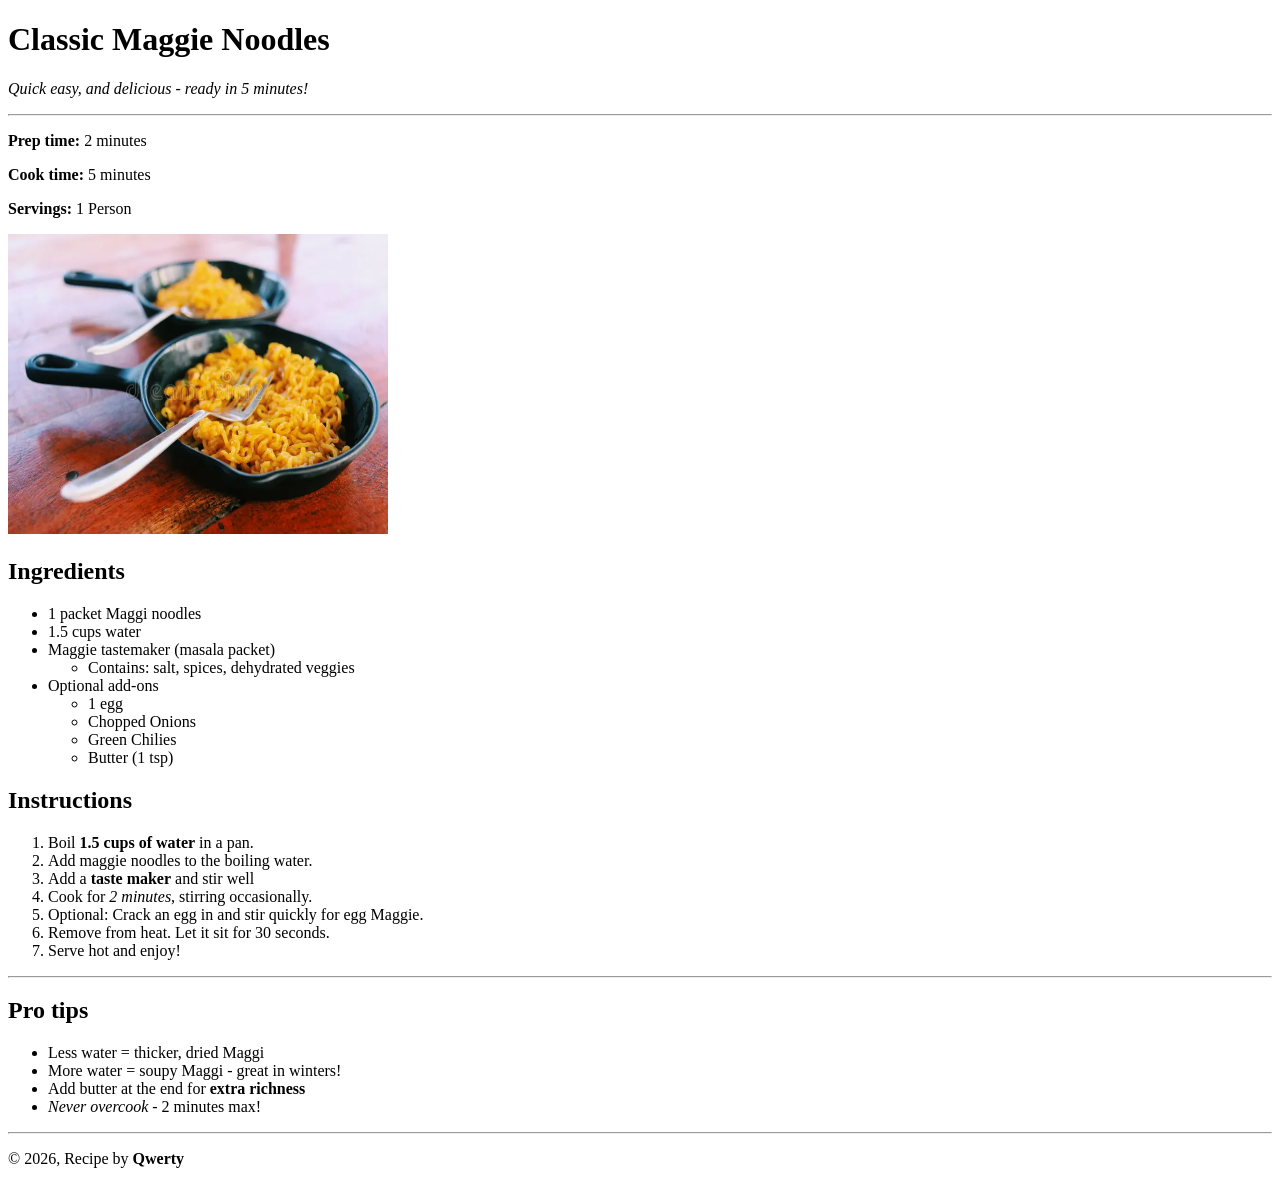
<file: #02 Recipe Page/index.html>
<!doctype html>
<html lang="en">
  <head>
    <meta charset="UTF-8" />
    <meta name="viewport" content="width=device-width, initial-scale=1.0" />
    <title>Magie Recipe</title>
  </head>
  <body>
    <header>
      <h1>Classic Maggie Noodles</h1>
      <p><em>Quick easy, and delicious - ready in 5 minutes!</em></p>
    </header>

    <hr />

    <main>
      <section>
        <p><strong>Prep time: </strong> 2 minutes</p>
        <p><strong>Cook time: </strong> 5 minutes</p>
        <p><strong>Servings: </strong> 1 Person</p>
      </section>
      <section>
        <img
          src="./maggie.jpg"
          alt="A classic maggie"
          height="300"
          width="380"
        />
      </section>
      <section>
        <h2>Ingredients</h2>
        <ul>
          <li>1 packet Maggi noodles</li>
          <li>1.5 cups water</li>
          <li>
            Maggie tastemaker (masala packet)
            <ul>
              <li>Contains: salt, spices, dehydrated veggies</li>
            </ul>
          </li>
          <li>
            Optional add-ons
            <ul>
              <li>1 egg</li>
              <li>Chopped Onions</li>
              <li>Green Chilies</li>
              <li>Butter (1 tsp)</li>
            </ul>
          </li>
        </ul>
      </section>
      <section>
        <h2>Instructions</h2>
        <ol>
          <li>Boil <strong>1.5 cups of water</strong> in a pan.</li>
          <li>Add maggie noodles to the boiling water.</li>
          <li>Add a <strong>taste maker</strong> and stir well</li>
          <li>Cook for <em>2 minutes,</em> stirring occasionally.</li>
          <li>Optional: Crack an egg in and stir quickly for egg Maggie.</li>
          <li>Remove from heat. Let it sit for 30 seconds.</li>
          <li>Serve hot and enjoy!</li>
        </ol>
      </section>

      <hr />

      <section>
        <h2>Pro tips</h2>
        <ul>
          <li>Less water = thicker, dried Maggi</li>
          <li>More water = soupy Maggi - great in winters!</li>
          <li>Add butter at the end for <strong>extra richness</strong></li>
          <li><em>Never overcook </em> - 2 minutes max!</li>
        </ul>
      </section>
    </main>

    <hr />

    <footer>
      <p>&copy; 2026, Recipe by <strong>Qwerty</strong></p>
    </footer>
  </body>
</html>
</file>
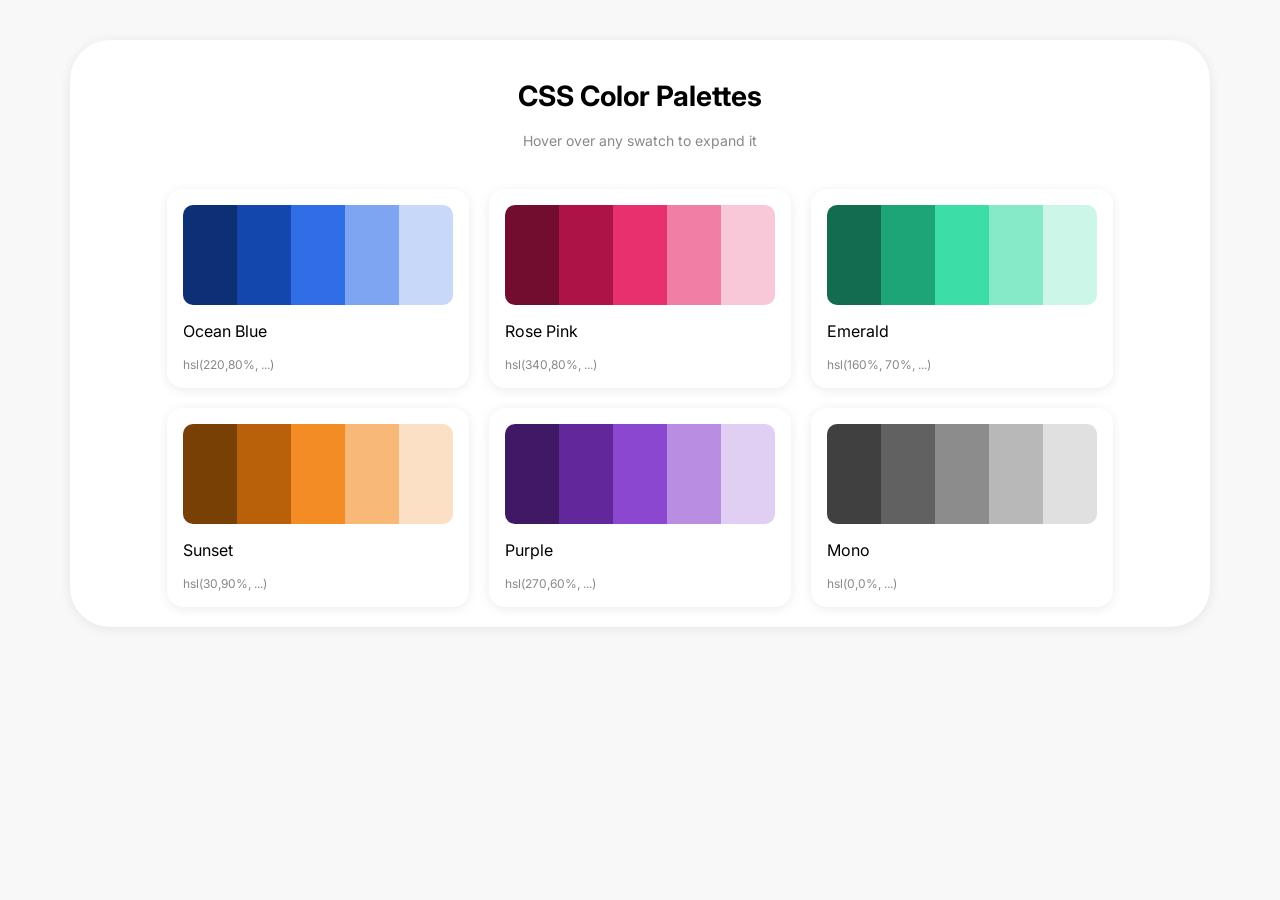
<file: #04 Color Palettes/index.html>
<!doctype html>
<html lang="en">
  <head>
    <meta charset="UTF-8" />
    <meta name="viewport" content="width=device-width, initial-scale=1.0" />
    <title>Color Palettes</title>
    <link
      href="https://fonts.googleapis.com/css2?family=Inter:wght@400;600;700&display=swap"
      rel="stylesheet"
    />
    <link rel="stylesheet" href="style.css">
  </head>
  <body>
    <div class="container">
      <h1 class="page-title">CSS Color Palettes</h1>
      <p class="page-sub">Hover over any swatch to expand it</p>
      <div class="grid">
        <!-- Ocean Blue -->
        <div class="palette">
          <div class="swatches">
            <div class="swatch" style="background: hsl(220, 80%, 25%)"></div>
            <div class="swatch" style="background: hsl(220, 80%, 38%)"></div>
            <div class="swatch" style="background: hsl(220, 80%, 55%)"></div>
            <div class="swatch" style="background: hsl(220, 80%, 72%)"></div>
            <div class="swatch" style="background: hsl(220, 80%, 88%)"></div>
          </div>
          <p class="paletee-name">Ocean Blue</p>
          <p class="palette-sub">hsl(220,80%, ...)</p>
        </div>
        <!-- Rose Pink -->
        <div class="palette">
          <div class="swatches">
            <div class="swatch" style="background: hsl(340, 80%, 25%)"></div>
            <div class="swatch" style="background: hsl(340, 80%, 38%)"></div>
            <div class="swatch" style="background: hsl(340, 80%, 55%)"></div>
            <div class="swatch" style="background: hsl(340, 80%, 72%)"></div>
            <div class="swatch" style="background: hsl(340, 80%, 88%)"></div>
          </div>
          <p class="paletee-name">Rose Pink</p>
          <p class="palette-sub">hsl(340,80%, ...)</p>
        </div>
        <!-- Emerald -->
        <div class="palette">
          <div class="swatches">
            <div class="swatch" style="background: hsl(160, 70%, 25%)"></div>
            <div class="swatch" style="background: hsl(160, 70%, 38%)"></div>
            <div class="swatch" style="background: hsl(160, 70%, 55%)"></div>
            <div class="swatch" style="background: hsl(160, 70%, 72%)"></div>
            <div class="swatch" style="background: hsl(160, 70%, 88%)"></div>
          </div>
          <p class="paletee-name">Emerald</p>
          <p class="palette-sub">hsl(160%, 70%, ...)</p>
        </div>
        <!-- Sunset -->
        <div class="palette">
          <div class="swatches">
            <div class="swatch" style="background: hsl(30, 90%, 25%)"></div>
            <div class="swatch" style="background: hsl(30, 90%, 38%)"></div>
            <div class="swatch" style="background: hsl(30, 90%, 55%)"></div>
            <div class="swatch" style="background: hsl(30, 90%, 72%)"></div>
            <div class="swatch" style="background: hsl(30, 90%, 88%)"></div>
          </div>
          <p class="paletee-name">Sunset</p>
          <p class="palette-sub">hsl(30,90%, ...)</p>
        </div>
        <!-- Purple -->
        <div class="palette">
          <div class="swatches">
            <div class="swatch" style="background: hsl(270, 60%, 25%)"></div>
            <div class="swatch" style="background: hsl(270, 60%, 38%)"></div>
            <div class="swatch" style="background: hsl(270, 60%, 55%)"></div>
            <div class="swatch" style="background: hsl(270, 60%, 72%)"></div>
            <div class="swatch" style="background: hsl(270, 60%, 88%)"></div>
          </div>
          <p class="paletee-name">Purple</p>
          <p class="palette-sub">hsl(270,60%, ...)</p>
        </div>
        <!-- Mono -->
        <div class="palette">
          <div class="swatches">
            <div class="swatch" style="background: hsl(0, 0%, 25%)"></div>
            <div class="swatch" style="background: hsl(0, 0%, 38%)"></div>
            <div class="swatch" style="background: hsl(0, 0%, 55%)"></div>
            <div class="swatch" style="background: hsl(0, 0%, 72%)"></div>
            <div class="swatch" style="background: hsl(0, 0%, 88%)"></div>
          </div>
          <p class="paletee-name">Mono</p>
          <p class="palette-sub">hsl(0,0%, ...)</p>
        </div>
      </div>
    </div>
  </body>
</html>
</file>
<file: #04 Color Palettes/style.css>
:root {
  --font: "Inter", sans-serif;
  --bg: #f8f8f8;
  --card-bg: #fff;
  --text-muted: #888;
  --shadow: 0 2px 12px rgba(0, 0, 0, 0.08);
}
body {
  font-family: var(--font);
  background-color: var(--bg);
  margin: 0;
  padding: 40px 20px;
}
.container {
  max-width: 1100px;
  background-color: var(--card-bg);
  margin: auto;
  border-radius: 40px;
  padding: 20px;
  box-shadow: var(--shadow);
}
.page-title {
  text-align: center;
  font-size: 28px;
  font-weight: 700;
  color: var(--text);
}
.page-sub {
  text-align: center;
  color: var(--text-muted);
  font-size: 14px;
  margin-bottom: 40px;
}
.grid {
  display: flex;
  flex-wrap: wrap;
  gap: 20px;
  max-width: 1100px;
  margin: 0 auto;
  justify-content: center;
}
.palette {
  background: var(--card-bg);
  border-radius: 16px;
  padding: 16px;
  box-shadow: var(--shadow);
  width: 270px;
}
.swatches {
  display: flex;
  border-radius: 10px;
  overflow: hidden;
  margin-bottom: 12px;
}
.swatch {
  flex: 1;
  height: 100px;
  transition: flex 0.3s ease;
  cursor: pointer;
}
.swatch:hover {
  flex: 2;
}
.palette-name {
  font-size: 14px;
  font-weight: 600;
  color: var(--text);
  margin: 0 0 4px;
}
.palette-sub {
  font-size: 12px;
  color: var(--text-muted);
  margin: 0;
}
</file>
